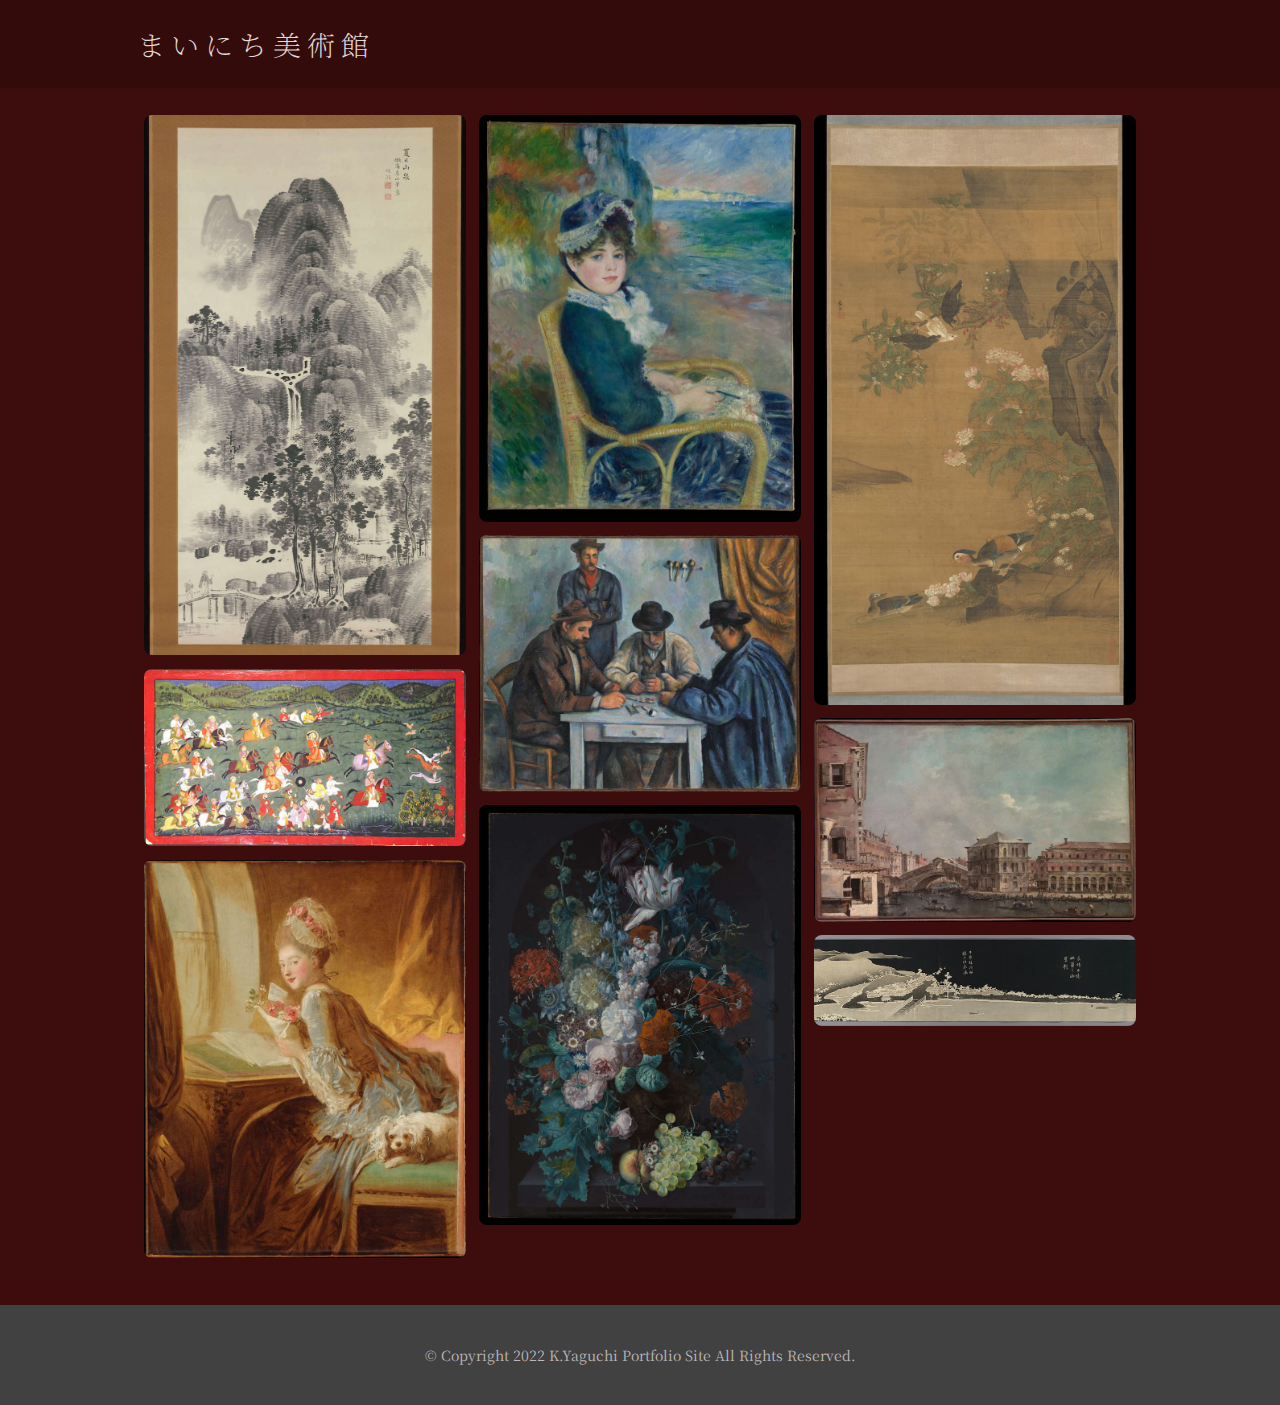
<file: index.html>
<!DOCTYPE html>
<html lang="ja">
<head>
    <meta charset="UTF-8">
    <meta name="viewport" content="width=device-width, initial-scale=1.0">
    <link rel="stylesheet" href="css/top_style.css">
    <link href="https://fonts.googleapis.com/css?family=Noto+Serif+JP:200,600&amp;subset=japanese" rel="stylesheet">
    <link rel="stylesheet" href="https://use.fontawesome.com/releases/v5.6.4/css/all.css">
    <title>top</title>
</head>
<body>
<header class="header">
    <div class="header_inner">
        <div class="header_items">
            <h1>まいにち美術館</h1>
        </div>
    </div>
</header>
<div class="contents">
    <div class="contents_inner">
        <div class="items">
            <div class="item">
                <a href="collection_detail/c3_detail-1.html">
                    <img src="img/pictures/the_metropolitan_museum_of_art_thumb/thumb_DP277621.jpg" alt="">
                </a>
            </div>
            <div class="item">
                <a href="collection_detail/c3_detail-2.html">
                    <img src="img/pictures/the_metropolitan_museum_of_art_thumb/thumb_1996_45.jpeg" alt="">
                </a>
            </div>
            <div class="item">
                <a href="collection_detail/c3_detail-3.html">
                    <img src="img/pictures/the_metropolitan_museum_of_art_thumb/thumb_DP-1014-001.jpg" alt="">
                </a>
            </div>
            <div class="item">
                <a href="collection_detail/c3_detail-4.html">
                    <img src="img/pictures/the_metropolitan_museum_of_art_thumb/thumb_DP-14936-039.jpg" alt="">
                </a>
            </div>
            <div class="item">
                <a href="collection_detail/c3_detail-5.html">
                    <img src="img/pictures/the_metropolitan_museum_of_art_thumb/thumb_DP231550.jpg" alt="">
                </a>
            </div>
            <div class="item">
                <a href="collection_detail/c3_detail-6.html">
                    <img src="img/pictures/the_metropolitan_museum_of_art_thumb/thumb_DP-15788-001.jpg" alt="">
                </a>
            </div>
            <div class="item">
                <a href="collection_detail/c3_detail-7.html">
                    <img src="img/pictures/the_metropolitan_museum_of_art_thumb/thumb_DP-16766-002.jpg" alt="">
                </a>
            </div>
            <div class="item">
                <a href="collection_detail/c3_detail-8.html">
                    <img src="img/pictures/the_metropolitan_museum_of_art_thumb/thumb_DP124053.jpg" alt="">
                </a>
            </div>
            <div class="item">
                <a href="collection_detail/c3_detail-9.html">
                    <img src="img/pictures/the_metropolitan_museum_of_art_thumb/thumb_DP117747_CRD.jpg" alt="">
                </a>
            </div>
        </div>
    </div>
</div>
<footer class="footer">
    <div class="footer_inner">
        <p>&copy; Copyright 2022 K.Yaguchi Portfolio Site All Rights Reserved.</p>
    </div>
</footer>

</body>
</html>
</file>
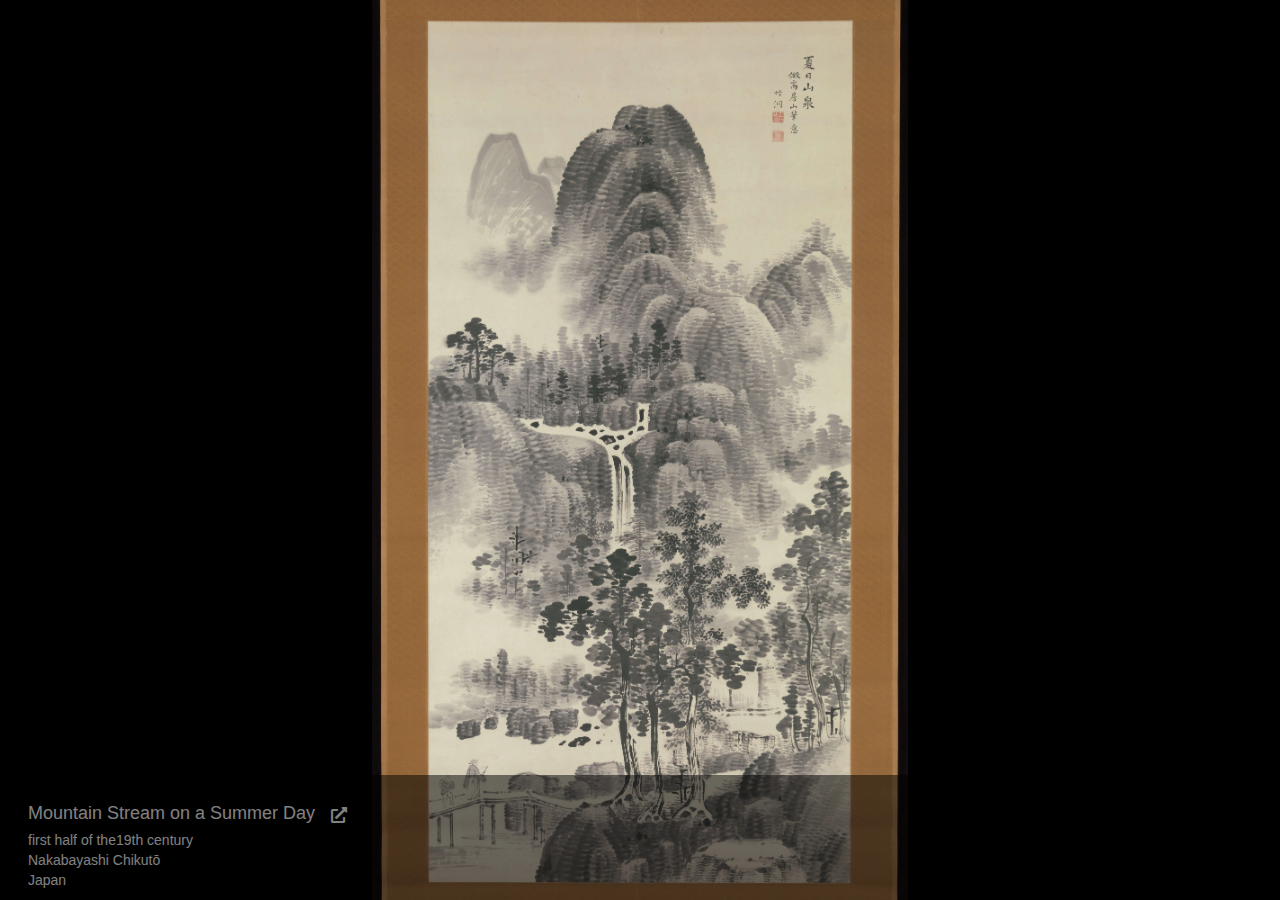
<file: collection_detail/c3_detail-1.html>
<!DOCTYPE html>
<html lang="ja">
<head>
    <meta charset="UTF-8">
    <meta name="viewport" content="width=device-width, initial-scale=1.0">
    <link rel="stylesheet" href="../css/detail_style.css">
    <link rel="stylesheet" href="https://use.fontawesome.com/releases/v5.6.4/css/all.css">
    <title>detail</title>
</head>
<body class="fadein">
<div class="header_nav"></div>
<div class="content">
    <div class="bg_picture">
        <img class="larger_height" src="../img/pictures/the_metropolitan_museum_of_art/DP277621.jpg" alt="">
    </div>
    <!-- <div class="bg_picture">
        <img class="larger_width" src="../img/pictures/the_metropolitan_museum_of_art/DP231550.jpg" alt="">
    </div> -->
</div>
<div class="caption">
    <div class="text">
        <p class="title">Mountain Stream on a Summer Day</p>
        <p class="date">first half of the19th century</p>
        <p class="artist">Nakabayashi Chikutō</p>
        <p class="country">Japan</p>
    </div>
    <a href="https://www.metmuseum.org/art/collection/search/49023" target="_blank"><i class="fas fa-external-link-alt"></i></a>
</div>
</body>
</html>
</file>
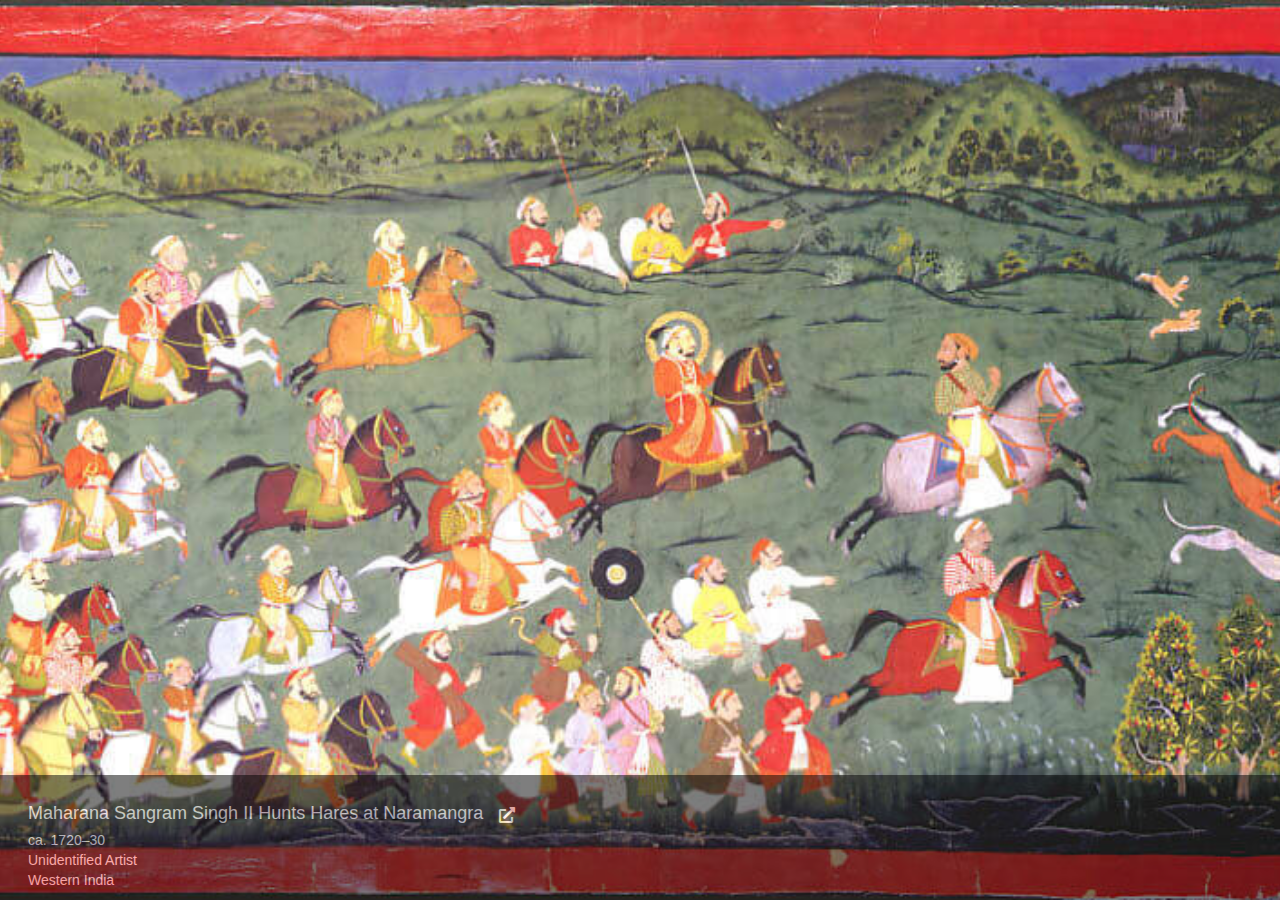
<file: collection_detail/c3_detail-2.html>
<!DOCTYPE html>
<html lang="ja">
<head>
    <meta charset="UTF-8">
    <meta name="viewport" content="width=device-width, initial-scale=1.0">
    <link rel="stylesheet" href="../css/detail_style.css">
    <link rel="stylesheet" href="https://use.fontawesome.com/releases/v5.6.4/css/all.css">
    <title>detail</title>
</head>
<body class="fadein">
<div class="header_nav"></div>
<div class="content">
    <div class="bg_picture">
        <img class="larger_width" src="../img/pictures/the_metropolitan_museum_of_art/1996_45.jpeg" alt="">
    </div>
</div>
<div class="caption">
    <div class="text">
        <p class="title">Maharana Sangram Singh II Hunts Hares at Naramangra</p>
        <p class="date">ca. 1720–30</p>
        <p class="artist">Unidentified Artist</p>
        <p class="country">Western India</p>
    </div>
    <a href="https://www.metmuseum.org/art/collection/search/38045" target="_blank"><i class="fas fa-external-link-alt"></i></a>
</div>
</body>
</html>
</file>
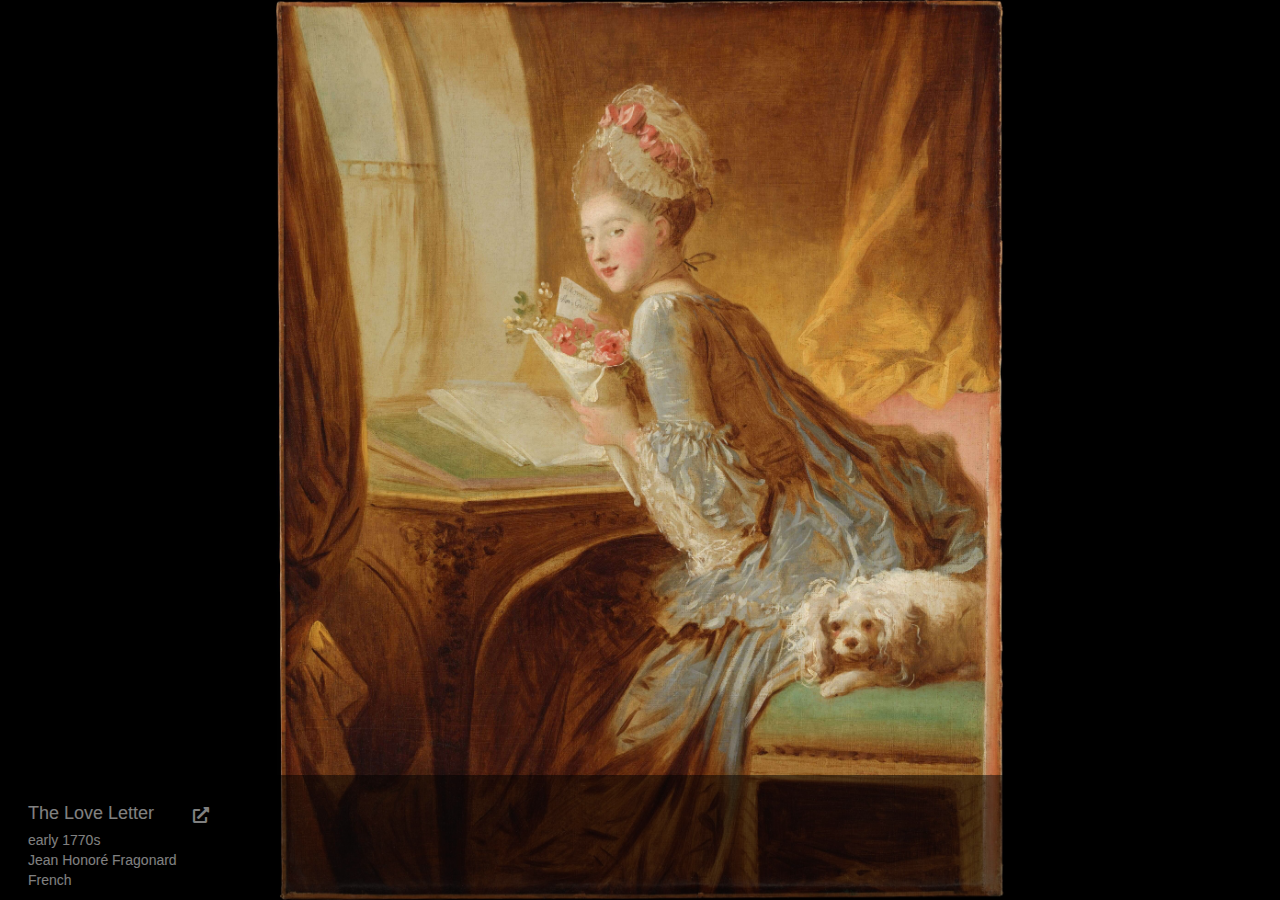
<file: collection_detail/c3_detail-3.html>
<!DOCTYPE html>
<html lang="ja">
<head>
    <meta charset="UTF-8">
    <meta name="viewport" content="width=device-width, initial-scale=1.0">
    <link rel="stylesheet" href="../css/detail_style.css">
    <link rel="stylesheet" href="https://use.fontawesome.com/releases/v5.6.4/css/all.css">
    <title>detail</title>
</head>
<body class="fadein">
<div class="header_nav"></div>
<div class="content">
    <div class="bg_picture">
        <img class="larger_height" src="../img/pictures/the_metropolitan_museum_of_art/DP-1014-001.jpg" alt="">
    </div>
</div>
<div class="caption">
    <div class="text">
        <p class="title">The Love Letter</p>
        <p class="date">early 1770s</p>
        <p class="artist">Jean Honoré Fragonard</p>
        <p class="country">French</p>
    </div>
    <a href="https://www.metmuseum.org/art/collection/search/436322" target="_blank"><i class="fas fa-external-link-alt"></i></a>
</div>
</body>
</html>
</file>
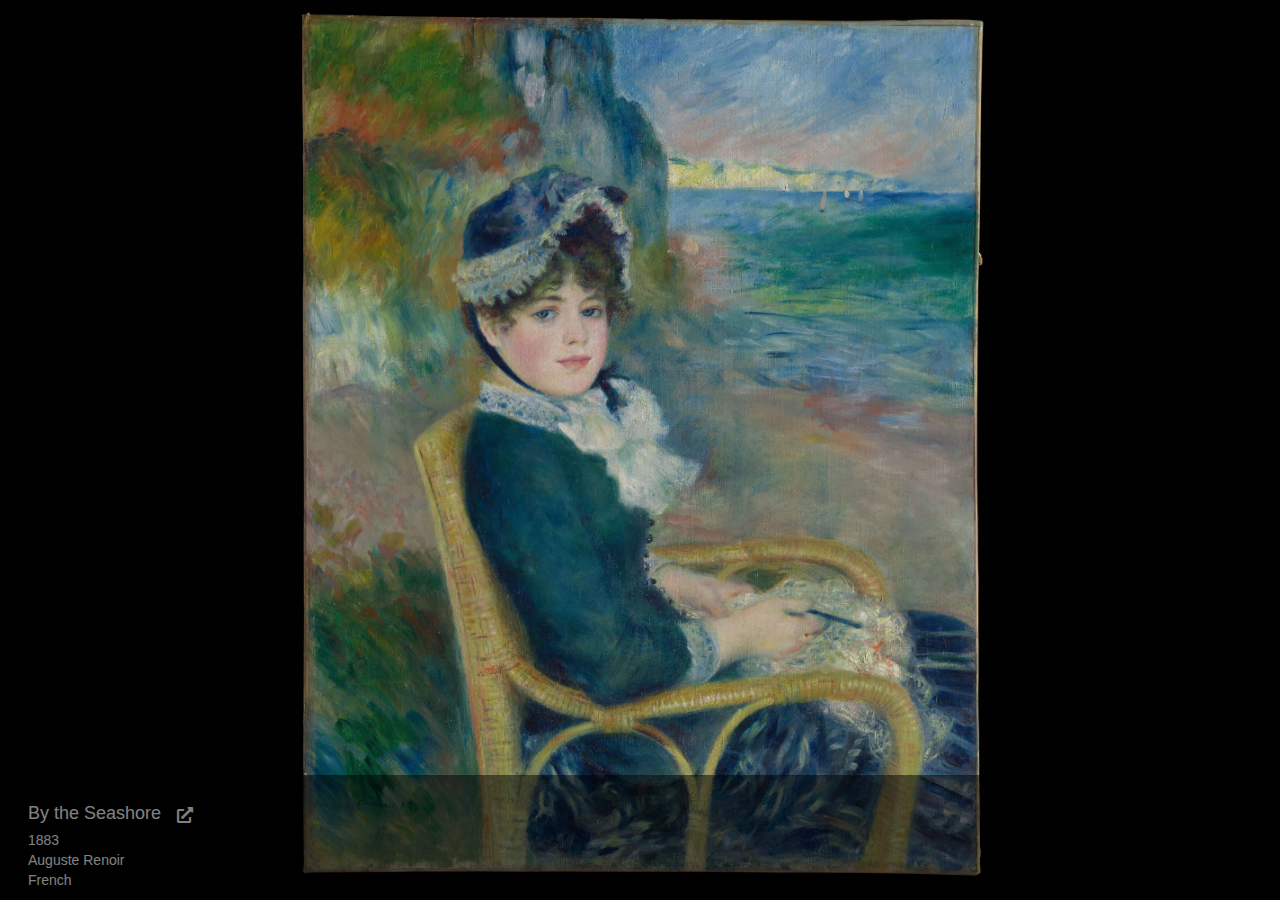
<file: collection_detail/c3_detail-4.html>
<!DOCTYPE html>
<html lang="ja">
<head>
    <meta charset="UTF-8">
    <meta name="viewport" content="width=device-width, initial-scale=1.0">
    <link rel="stylesheet" href="../css/detail_style.css">
    <link rel="stylesheet" href="https://use.fontawesome.com/releases/v5.6.4/css/all.css">
    <title>detail</title>
</head>
<body class="fadein">
<div class="header_nav"></div>
<div class="content">
    <div class="bg_picture">
        <img class="larger_height" src="../img/pictures/the_metropolitan_museum_of_art/DP-14936-039.jpg" alt="">
    </div>
</div>
<div class="caption">
    <div class="text">
        <p class="title">By the Seashore</p>
        <p class="date">1883</p>
        <p class="artist">Auguste Renoir</p>
        <p class="country">French</p>
    </div>
    <a href="https://www.metmuseum.org/art/collection/search/437430" target="_blank"><i class="fas fa-external-link-alt"></i></a>
</div>
</body>
</html>
</file>
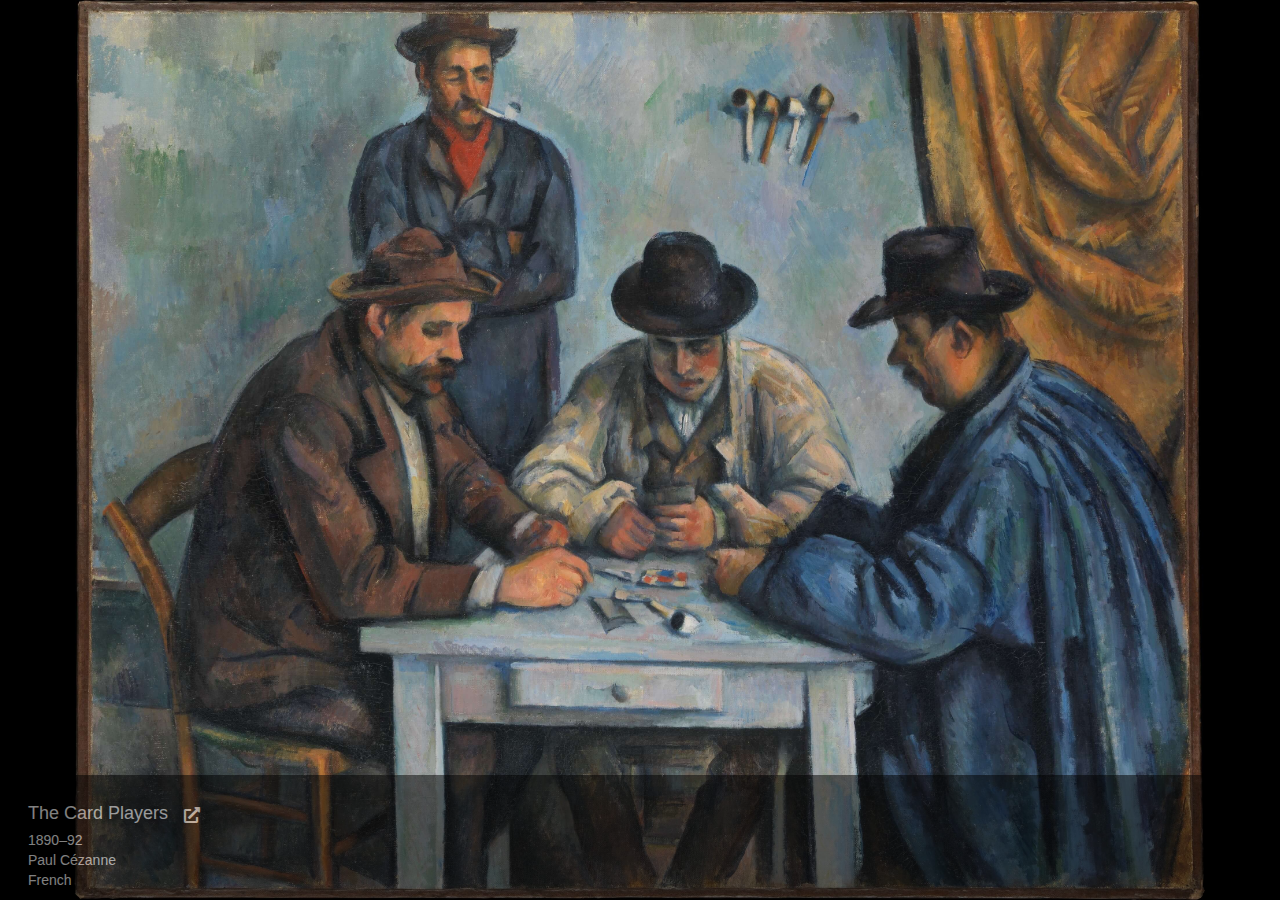
<file: collection_detail/c3_detail-5.html>
<!DOCTYPE html>
<html lang="ja">
<head>
    <meta charset="UTF-8">
    <meta name="viewport" content="width=device-width, initial-scale=1.0">
    <link rel="stylesheet" href="../css/detail_style.css">
    <link rel="stylesheet" href="https://use.fontawesome.com/releases/v5.6.4/css/all.css">
    <title>detail</title>
</head>
<body class="fadein">
<div class="header_nav"></div>
<div class="content">
    <div class="bg_picture">
        <img class="larger_height" src="../img/pictures/the_metropolitan_museum_of_art/DP231550.jpg" alt="">
    </div>
</div>
<div class="caption">
    <div class="text">
        <p class="title">The Card Players</p>
        <p class="date">1890–92</p>
        <p class="artist">Paul Cézanne</p>
        <p class="country">French</p>
    </div>
    <a href="https://www.metmuseum.org/art/collection/search/435868" target="_blank"><i class="fas fa-external-link-alt"></i></a>
</div>
</body>
</html>
</file>
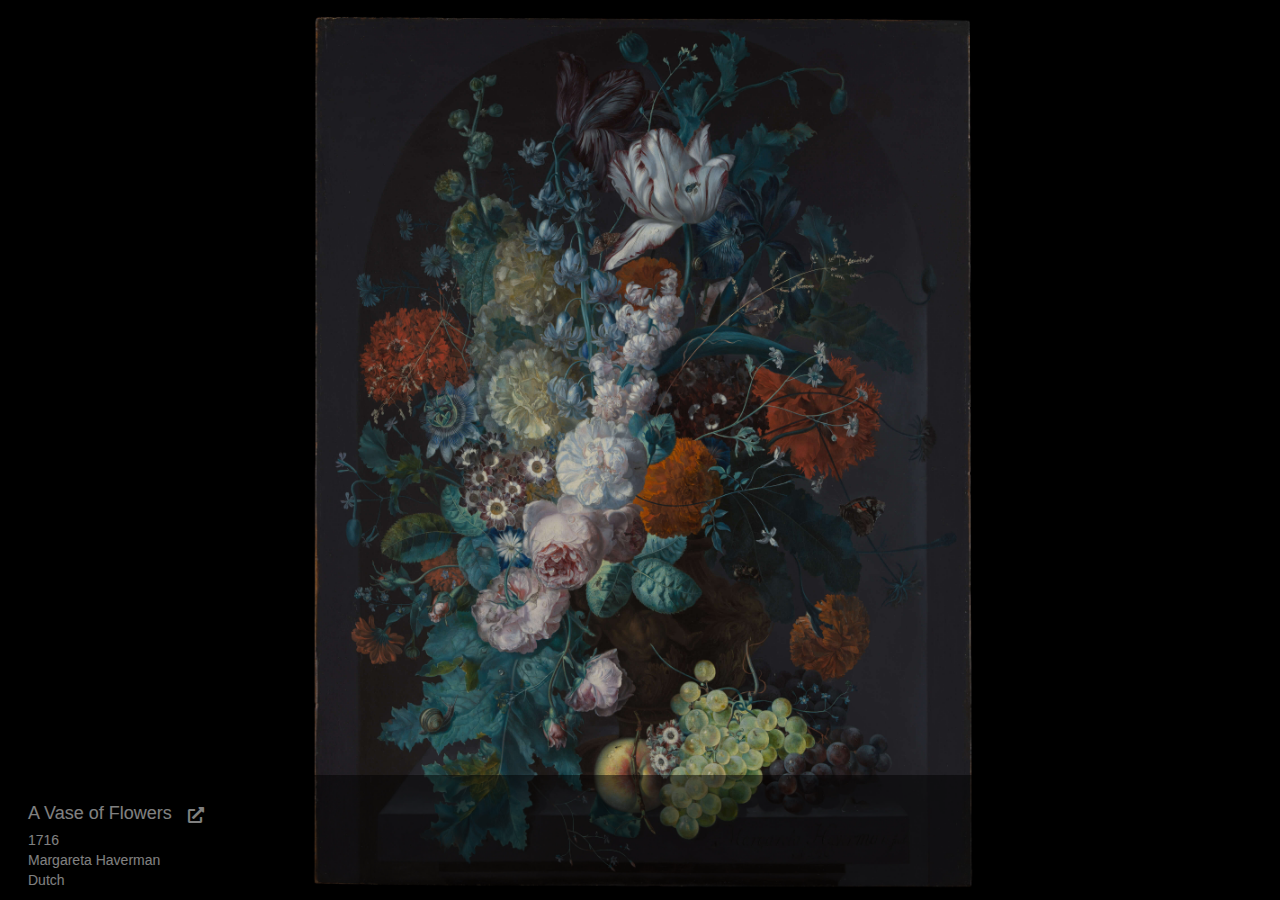
<file: collection_detail/c3_detail-6.html>
<!DOCTYPE html>
<html lang="ja">
<head>
    <meta charset="UTF-8">
    <meta name="viewport" content="width=device-width, initial-scale=1.0">
    <link rel="stylesheet" href="../css/detail_style.css">
    <link rel="stylesheet" href="https://use.fontawesome.com/releases/v5.6.4/css/all.css">
    <title>detail</title>
</head>
<body class="fadein">
<div class="header_nav"></div>
<div class="content">
    <div class="bg_picture">
        <img class="larger_height" src="../img/pictures/the_metropolitan_museum_of_art/DP-15788-001.jpg" alt="">
    </div>
</div>
<div class="caption">
    <div class="text">
        <p class="title">A Vase of Flowers</p>
        <p class="date">1716</p>
        <p class="artist">Margareta Haverman</p>
        <p class="country">Dutch</p>
    </div>
    <a href="https://www.metmuseum.org/art/collection/search/436634" target="_blank"><i class="fas fa-external-link-alt"></i></a>
</div>
</body>
</html>
</file>
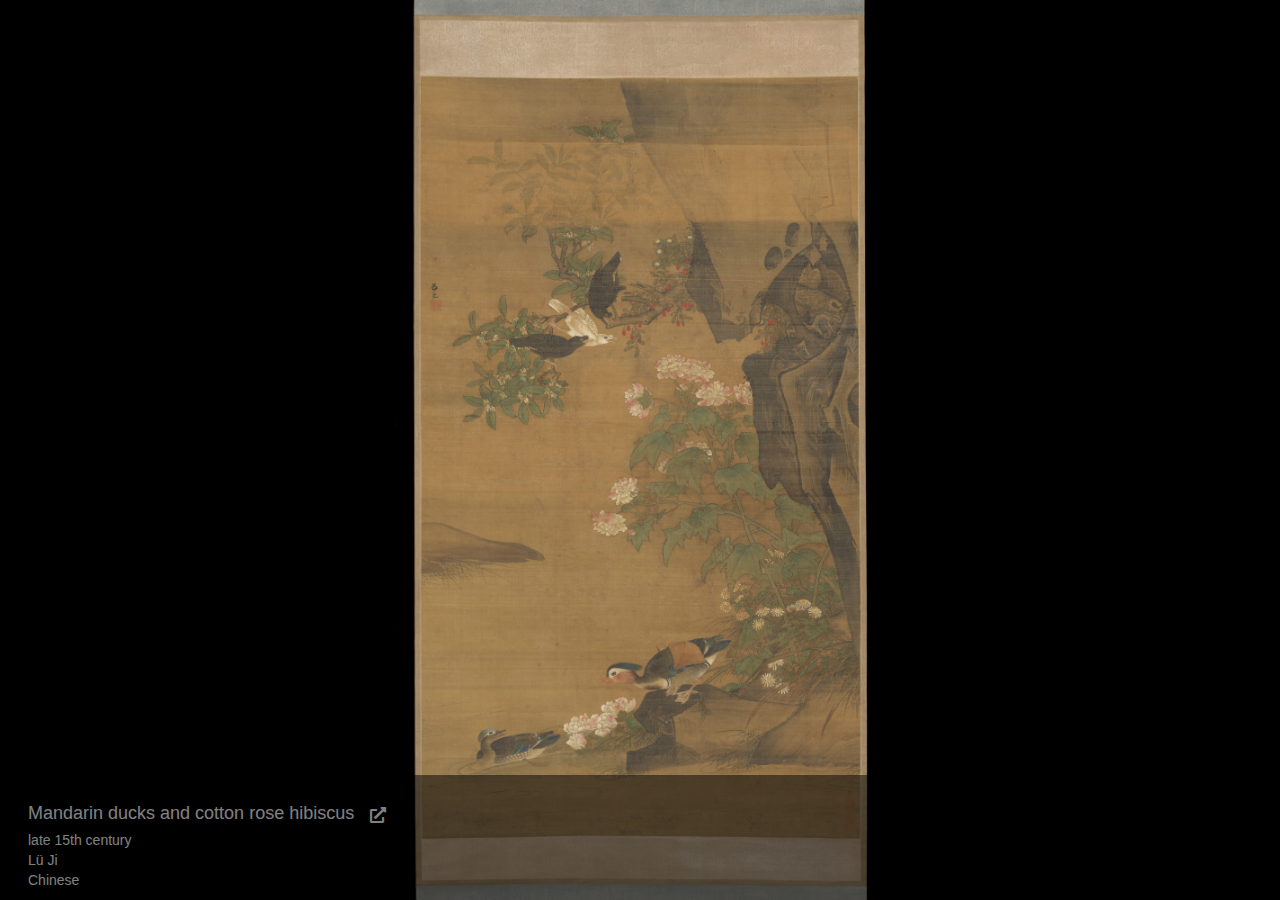
<file: collection_detail/c3_detail-7.html>
<!DOCTYPE html>
<html lang="ja">
<head>
    <meta charset="UTF-8">
    <meta name="viewport" content="width=device-width, initial-scale=1.0">
    <link rel="stylesheet" href="../css/detail_style.css">
    <link rel="stylesheet" href="https://use.fontawesome.com/releases/v5.6.4/css/all.css">
    <title>detail</title>
</head>
<body class="fadein">
<div class="header_nav"></div>
<div class="content">
    <div class="bg_picture">
        <img class="larger_height" src="../img/pictures/the_metropolitan_museum_of_art/DP-16766-002.jpg" alt="">
    </div>
</div>
<div class="caption">
    <div class="text">
        <p class="title">Mandarin ducks and cotton rose hibiscus</p>
        <p class="date">late 15th century</p>
        <p class="artist">Lü Ji</p>
        <p class="country">Chinese</p>
    </div>
    <a href="https://www.metmuseum.org/art/collection/search/39551" target="_blank"><i class="fas fa-external-link-alt"></i></a>
</div>
</body>
</html>
</file>
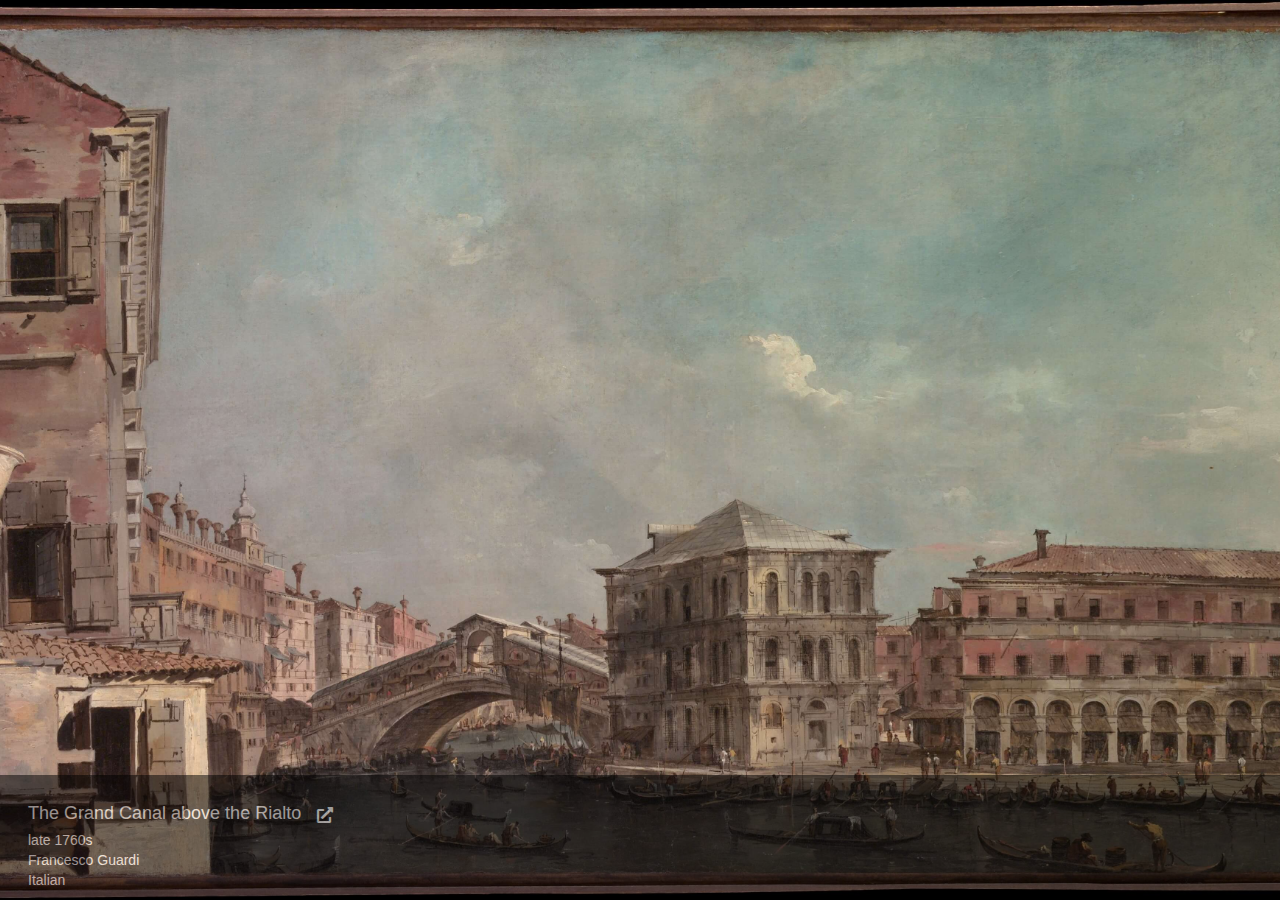
<file: collection_detail/c3_detail-8.html>
<!DOCTYPE html>
<html lang="ja">
<head>
    <meta charset="UTF-8">
    <meta name="viewport" content="width=device-width, initial-scale=1.0">
    <link rel="stylesheet" href="../css/detail_style.css">
    <link rel="stylesheet" href="https://use.fontawesome.com/releases/v5.6.4/css/all.css">
    <title>detail</title>
</head>
<body class="fadein">
<div class="header_nav"></div>
<div class="content">
    <div class="bg_picture">
        <img class="larger_height" src="../img/pictures/the_metropolitan_museum_of_art/DP124053.jpg" alt="">
    </div>
</div>
<div class="caption">
    <div class="text">
        <p class="title">The Grand Canal above the Rialto</p>
        <p class="date">late 1760s</p>
        <p class="artist">Francesco Guardi</p>
        <p class="country">Italian</p>
    </div>
    <a href="https://www.metmuseum.org/art/collection/search/436599" target="_blank"><i class="fas fa-external-link-alt"></i></a>
</div>
</body>
</html>
</file>
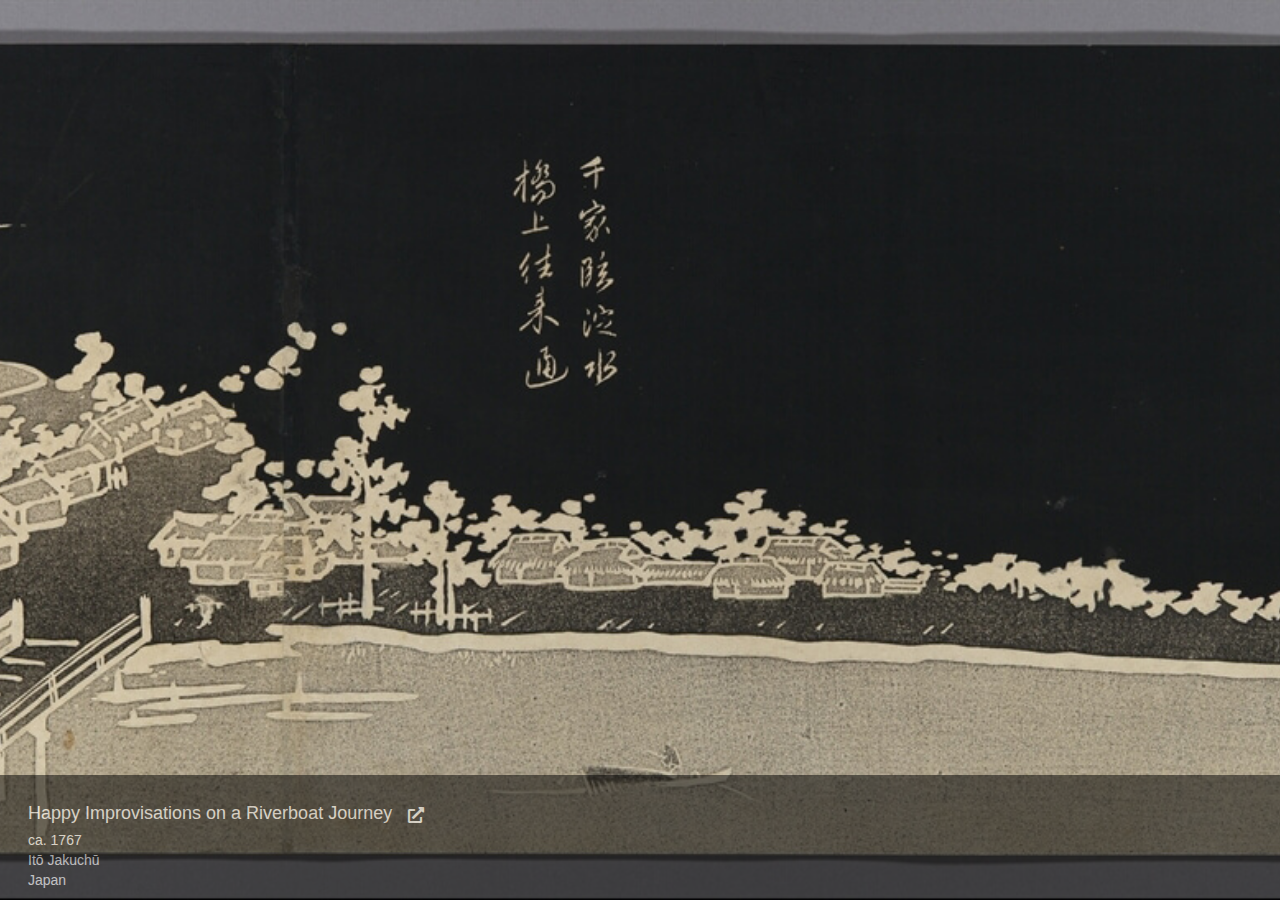
<file: collection_detail/c3_detail-9.html>
<!DOCTYPE html>
<html lang="ja">
<head>
    <meta charset="UTF-8">
    <meta name="viewport" content="width=device-width, initial-scale=1.0">
    <link rel="stylesheet" href="../css/detail_style.css">
    <link rel="stylesheet" href="https://use.fontawesome.com/releases/v5.6.4/css/all.css">
    <title>detail</title>
</head>
<body class="fadein">
<div class="header_nav"></div>
<div class="content">
    <div class="bg_picture">
        <img class="larger_height" src="../img/pictures/the_metropolitan_museum_of_art/DP117747_CRD.jpg" alt="">
    </div>
</div>
<div class="caption">
    <div class="text">
        <p class="title">Happy Improvisations on a Riverboat Journey</p>
        <p class="date">ca. 1767</p>
        <p class="artist">Itō Jakuchū</p>
        <p class="country">Japan</p>
    </div>
    <a href="https://www.metmuseum.org/art/collection/search/44919" target="_blank"><i class="fas fa-external-link-alt"></i></a>
</div>
</body>
</html>
</file>
<file: css/top_style.css>
@charset "UTF-8";
/* リセット・共通設定 */
body, div, img, ul, li, a, h1, p, time {
  margin: 0 auto;
  padding: 0;
}

body {
  margin: 0;
  background-color: #3d0d0d;
  font-family: 'Noto Serif JP', 'Lato', 'メイリオ', 'Hiragino Kaku Gothic Pro', sans-serif;
  font-size: 14px;
  color: #6e6e6e;
  -webkit-box-sizing: border-box;
          box-sizing: border-box;
}

ul {
  list-style: none;
}

a {
  text-decoration: none;
  color: #beb7b7;
}

/* header */
.header {
  background-color: #330b0b;
  padding: 24px;
}

.header h1 {
  color: #e2d9d9;
  text-align: left;
  font-size: 28px;
  letter-spacing: 6px;
  font-weight: 200;
  margin-right: 30px;
  float: left;
}

.header ul {
  padding: 8px;
  float: left;
}

.header ul li {
  float: left;
  padding: 8px 16px 0;
  margin-bottom: 4px;
}

.header ul li a:hover {
  opacity: 0.5;
  -webkit-transition: all  0.1s ease;
  transition: all  0.1s ease;
}

.header .header_items:after {
  content: "";
  display: block;
  clear: both;
}

/* contents */
.contents {
  margin-top: 20px;
  margin-bottom: 40px;
}

.items:hover .item:not(:hover) {
  opacity: 0.8;
  -webkit-transition: all  0.1s ease;
  transition: all  0.1s ease;
}

.contents_inner {
  -webkit-column-count: 3;
  -ms-column-count: 3;
  -o-column-count: 3;
  column-count: 3;
  -webkit-column-gap: 0;
  -ms-column-gap: 0;
  -o-column-gap: 0;
  column-gap: 0;
  margin: 0 auto;
}

.contents_inner .item {
  -webkit-column-break-inside: avoid;
  break-inside: avoid;
  padding: 2%;
}

.contents_inner .item a img {
  border-radius: 8px;
  width: 100%;
  vertical-align: bottom;
}

/* footer */
.footer {
  padding: 40px;
  background-color: #414141;
  color: #beb7b7;
  text-align: center;
}

/* ############# 767px以下(SP) ############# */
@media (max-width: 767px) {
  /* フッターを画面下に固定 */
  /* .contents {
    height: calc(100vh - 288px);
  } */
}

/* ############# 1005px以下(SP・タブレット) ############# */
@media (max-width: 1005px) {
  /* リセット・共通設定 */
  a:hover {
    opacity: 1;
  }
  /* ボックスの上下 */
  .header, .contents_inner {
    margin-bottom: 40px;
  }
  /* 全体の横幅を固定 */
  .header_inner, .contents_inner, .footer_inner {
    margin-left: 30px;
    margin-right: 30px;
  }
  /* ヘッダーのpaddingを調整 */
  .header {
    padding-left: 0;
    padding-right: 0;
  }
  /* フッターの位置を固定 */
  body {
    position: relative;
  }
  .contents {
    min-height: calc(100vh - 88px);
  }
  .footer {
    position: absolute;
    bottom: -40px;
    left: 0;
    right: 0;
  }
}

/* ############# 1006px以上(PC) ############# */
@media (min-width: 1006px) {
  /* 全体の横幅を固定 */
  .header_inner, .contents_inner, .footer_inner {
    max-width: 1006px;
    margin-left: auto;
    margin-right: auto;
  }
}
</file>
<file: css/detail_style.css>
@charset "UTF-8";
/* リセット・共通設定 */
body, div, img, ul, li, a, h1, p, time {
  margin: 0 auto;
  padding: 0;
}

body {
  margin: 0;
  background-color: #000000;
  font-family: 'Lato', 'Noto Sans JP', 'メイリオ', 'Hiragino Kaku Gothic Pro', sans-serif;
  font-size: 16px;
  color: #6e6e6e;
}

a {
  text-decoration: none;
}

a:hover {
  opacity: 0.5;
  -webkit-transition: all  0.1s ease;
  transition: all  0.1s ease;
}

/* body fadein */
.fadein {
  animation: fadeIn 2s ease 0s 1 normal;
  -webkit-animation: fadeIn 2s ease 0s 1 normal;
}

@keyframes fadeIn {
  0% {
    opacity: 0;
  }
  100% {
    opacity: 1;
  }
}

@-webkit-keyframes fadeIn {
  0% {
    opacity: 0;
  }
  100% {
    opacity: 1;
  }
}

/* bg_picture */
.content {
  position: relative;
}

.bg_picture {
  position: absolute;
  height: 100vh;
  left: 50%;
  -webkit-transform: translateX(-50%);
  transform: translateX(-50%);
}

.bg_picture img {
  vertical-align: bottom;
  margin: 0;
  height: 100%;
}

/* caption */
.caption {
  -webkit-box-sizing: border-box;
          box-sizing: border-box;
  position: absolute;
  bottom: 0;
  width: 100%;
  padding-top: 20px;
  padding-left: 20px;
  padding-right: 20px;
  background-color: #000000;
  opacity: 0.5;
}

.caption .text {
  float: left;
  position: relative;
  padding: 8px;
  margin-right: 8px;
}

.caption .text p {
  color: #ffffff;
  margin-bottom: 4px;
}

.caption .text .title {
  font-size: 18px;
  margin-bottom: 8px;
}

.caption .text .date {
  font-size: 14px;
}

.caption .text .artist {
  font-size: 14px;
}

.caption .text .country {
  font-size: 14px;
}

.caption a i {
  color: #ffffff;
  margin-top: 12px;
  margin-bottom: 4px;
  float: right;
  position: absolute;
}

.caption .text:after {
  content: "";
  display: block;
  clear: both;
}

/* ############# 767px以下(SP) ############# */
@media (max-width: 767px) {
  .text {
    float: left;
  }
  a i {
    float: right;
    position: absolute;
    bottom: 8px;
    -webkit-transform: translateX(-16px);
            transform: translateX(-16px);
  }
  .text:after {
    content: "";
    display: block;
    clear: both;
  }
}

/* ############# 836px以上(detail_page PC) ############# */
</file>
